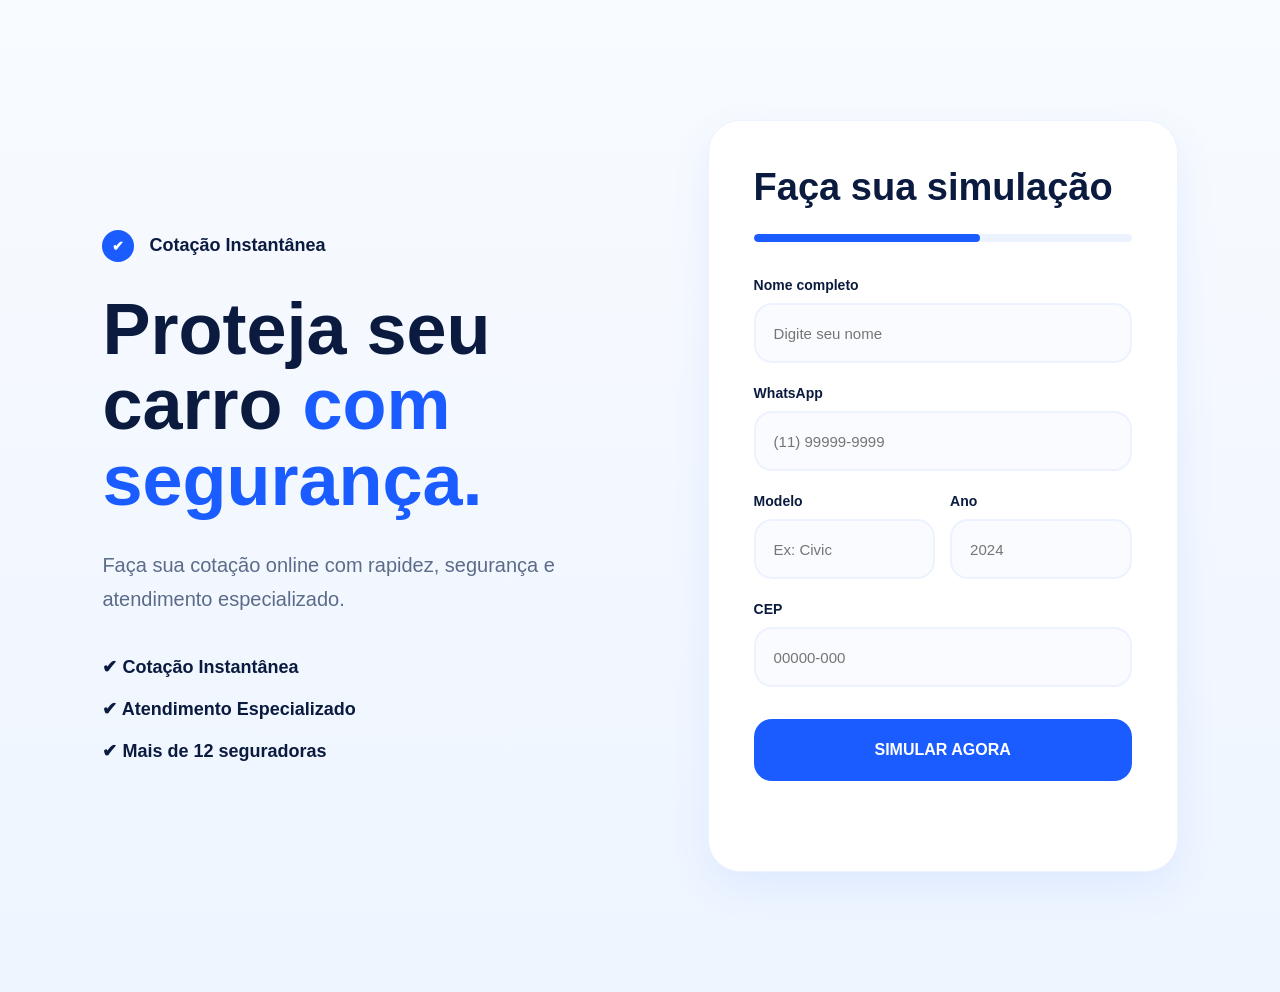
<file: cotacao.html>
<!DOCTYPE html>
<html lang="pt-br">
<head>
    <meta charset="UTF-8">
    <meta name="viewport" content="width=device-width, initial-scale=1.0">

    <title>RKAR Seguros</title>

    <link rel="stylesheet" href="cotacao.css">
</head>
<body>

<section class="cotacao">

    <div class="overlay"></div>

    <div class="cotacao-container">

        <!-- ESQUERDA -->
        <div class="cotacao-info">

           <div class="item">
    <i>✔</i>
    <span>Cotação Instantânea</span>
</div>

            <h1>
                Proteja seu carro
                <span>com segurança.</span>
            </h1>

            <p>
                Faça sua cotação online com rapidez,
                segurança e atendimento especializado.
            </p>

            <div class="vantagens">

                <div class="item">
                    ✔ Cotação Instantânea
                </div>

                <div class="item">
                    ✔ Atendimento Especializado
                </div>

                <div class="item">
                    ✔ Mais de 12 seguradoras
                </div>

            </div>

        </div>

        <!-- DIREITA -->
        <div class="cotacao-box">

            <h2>Faça sua simulação</h2>

            <div class="linha"></div>

            <form id="formCotacao">

                <div class="input-box">
                    <label>Nome completo</label>
                    <input type="text" placeholder="Digite seu nome">
                </div>

                <div class="input-box">
                    <label>WhatsApp</label>
                    <input type="text" placeholder="(11) 99999-9999">
                </div>

                <div class="duplo">

                    <div class="input-box">
                        <label>Modelo</label>
                        <input type="text" placeholder="Ex: Civic">
                    </div>

                    <div class="input-box">
                        <label>Ano</label>
                        <input type="text" placeholder="2024">
                    </div>

                </div>

                <div class="input-box">
                    <label>CEP</label>
                    <input type="text" placeholder="00000-000">
                </div>

                <button type="submit">
                    SIMULAR AGORA
                </button>

            </form>

            <div class="loading" id="loading">
                <span></span>
                <p>Analisando perfil...</p>
            </div>

        </div>

    </div>

</section>

<script src="cotacao.js"></script>

</body>
</html>
</file>
<file: cotacao.css>
:root {
    --cor-primaria: #1a5cff;
    --cor-secundaria: #eaf2ff;
    --cor-texto: #0b1b3f;
    --cor-fundo: #f8fbff;
}

/* RESET */

*{
    margin:0;
    padding:0;
    box-sizing:border-box;
}

body{
    font-family:Arial, sans-serif;
    background:var(--cor-fundo);
}

/* SECTION */

.cotacao{
    width:100%;
    padding:120px 8%;
    background:linear-gradient(
        to bottom,
        #f8fbff,
        #eef5ff
    );
}

/* CONTAINER */

.cotacao-container{
    width:100%;
    display:flex;
    align-items:center;
    justify-content:space-between;
    gap:80px;
}

/* ESQUERDA */

.cotacao-info{
    flex:1;
    max-width:650px;
}

.tag{
    display:inline-block;
    padding:12px 22px;
    background:#dfeaff;
    color:var(--cor-primaria);
    border-radius:50px;
    font-size:14px;
    font-weight:bold;
}

.cotacao-info h1{
    font-size:72px;
    line-height:1.05;
    color:var(--cor-texto);
    margin-top:30px;
}

.cotacao-info h1 span{
    color:var(--cor-primaria);
}

.cotacao-info p{
    font-size:20px;
    line-height:1.7;
    color:#5b6b88;
    margin-top:30px;
    max-width:520px;
}

.vantagens{
    margin-top:40px;
    display:flex;
    flex-direction:column;
    gap:20px;
}

.item{
    display:flex;
    align-items:center;
    gap:15px;
    color:var(--cor-texto);
    font-size:18px;
    font-weight:600;
}

.item i{
    width:32px;
    height:32px;
    border-radius:50%;
    background:var(--cor-primaria);
    color:#fff;
    display:flex;
    align-items:center;
    justify-content:center;
    font-style:normal;
    font-size:14px;
}

/* FORM */

.cotacao-box{
    width:470px;
    background:#fff;
    padding:45px;
    border-radius:32px;
    box-shadow:
    0 15px 40px rgba(26,92,255,0.08);
    border:1px solid #edf2ff;
}

.cotacao-box h2{
    color:var(--cor-texto);
    font-size:38px;
    margin-bottom:25px;
}

/* BARRA */

.linha{
    width:100%;
    height:8px;
    background:#edf2ff;
    border-radius:50px;
    overflow:hidden;
    margin-bottom:35px;
}

.linha::after{
    content:"";
    display:block;
    width:60%;
    height:100%;
    background:var(--cor-primaria);
    border-radius:50px;
}

/* INPUTS */

.input-box{
    display:flex;
    flex-direction:column;
    margin-bottom:22px;
    width:100%;
}

.input-box label{
    margin-bottom:10px;
    color:var(--cor-texto);
    font-size:14px;
    font-weight:600;
}

.input-box input{
    width:100%;
    height:60px;
    border-radius:18px;
    border:2px solid #edf2ff;
    background:#f9fbff;
    padding:0 18px;
    outline:none;
    font-size:15px;
    color:var(--cor-texto);
    transition:0.3s;
}

.input-box input:focus{
    border-color:var(--cor-primaria);
    background:#fff;
    box-shadow:0 0 0 5px rgba(26,92,255,0.08);
}

/* DUPLO */

.duplo{
    display:flex;
    gap:15px;
}

.duplo .input-box{
    flex:1;
}

/* BOTÃO */

button{
    width:100%;
    height:62px;
    border:none;
    border-radius:18px;
    background:var(--cor-primaria);
    color:#fff;
    font-size:16px;
    font-weight:bold;
    cursor:pointer;
    transition:0.3s;
    margin-top:10px;
}

button:hover{
    transform:translateY(-3px);
    box-shadow:
    0 12px 25px rgba(26,92,255,0.25);
}

/* LOADING */

.loading{
    display:flex;
    align-items:center;
    gap:12px;
    margin-top:28px;
    color:#6d7b94;
    font-size:15px;
}

.loading span{
    width:11px;
    height:11px;
    border-radius:50%;
    background:var(--cor-primaria);
    animation:pulse 1s infinite;
}

@keyframes pulse{

    0%{
        transform:scale(0.8);
        opacity:0.5;
    }

    100%{
        transform:scale(1.2);
        opacity:1;
    }

}

/* RESPONSIVO */

@media(max-width:980px){

    .cotacao-container{
        flex-direction:column;
    }

    .cotacao-info h1{
        font-size:52px;
    }

    .cotacao-box{
        width:100%;
    }

}
/* =========================
   RESULTADO DA COTAÇÃO
========================= */

.resultado-cotacao{
    margin-top:30px;
    animation:fadeUp 0.5s ease;
}

/* TOPO */

.resultado-topo{
    display:flex;
    align-items:center;
    gap:15px;
    margin-bottom:25px;
}

.check{
    width:55px;
    height:55px;
    border-radius:50%;
    background:var(--cor-primaria);
    color:#fff;
    display:flex;
    align-items:center;
    justify-content:center;
    font-size:22px;
    font-weight:bold;
    flex-shrink:0;
}

.resultado-topo h3{
    color:var(--cor-texto);
    font-size:24px;
}

.resultado-topo p{
    color:#6b7a96;
    margin-top:4px;
    font-size:14px;
}

/* PLANOS */

.planos{
    display:flex;
    flex-direction:column;
    gap:18px;
}

/* CARD */

.plano{
    position:relative;
    background:#f8fbff;
    border:2px solid #e4edff;
    border-radius:24px;
    padding:24px;
    transition:0.3s;
}

.plano:hover{
    transform:translateY(-4px);
}

/* TÍTULO */

.plano span{
    font-size:12px;
    font-weight:bold;
    letter-spacing:1px;
    color:#000000;
}

/* PREÇO */

.plano h2{
    font-size:42px;
    color:var(--cor-primaria);
    margin-top:10px;
}

.plano h2 small{
    font-size:16px;
    color:#6d7a95;
}

/* LISTA */

.plano ul{
    margin-top:18px;
    display:flex;
    flex-direction:column;
    gap:10px;
    list-style:none;
}

.plano ul li{
    color:var(--cor-texto);
    font-size:15px;
}

/* PREMIUM */

.destaque{
    border-color:var(--cor-primaria);

    background:linear-gradient(
        to bottom,
        #ffffff,
        #f1f6ff
    );

    box-shadow:
    0 10px 30px rgba(26,92,255,0.12);
}

.mais-vendido{
    position:absolute;
    top:-12px;
    right:20px;
    background:var(--cor-primaria);
    color:#fff;
    font-size:11px;
    font-weight:bold;
    padding:8px 14px;
    border-radius:50px;
}

/* ANIMAÇÃO */

@keyframes fadeUp{

    from{
        opacity:0;  
        transform:translateY(20px);
    }

    to{
        opacity:1;
        transform:translateY(0);
    }

}
</file>
